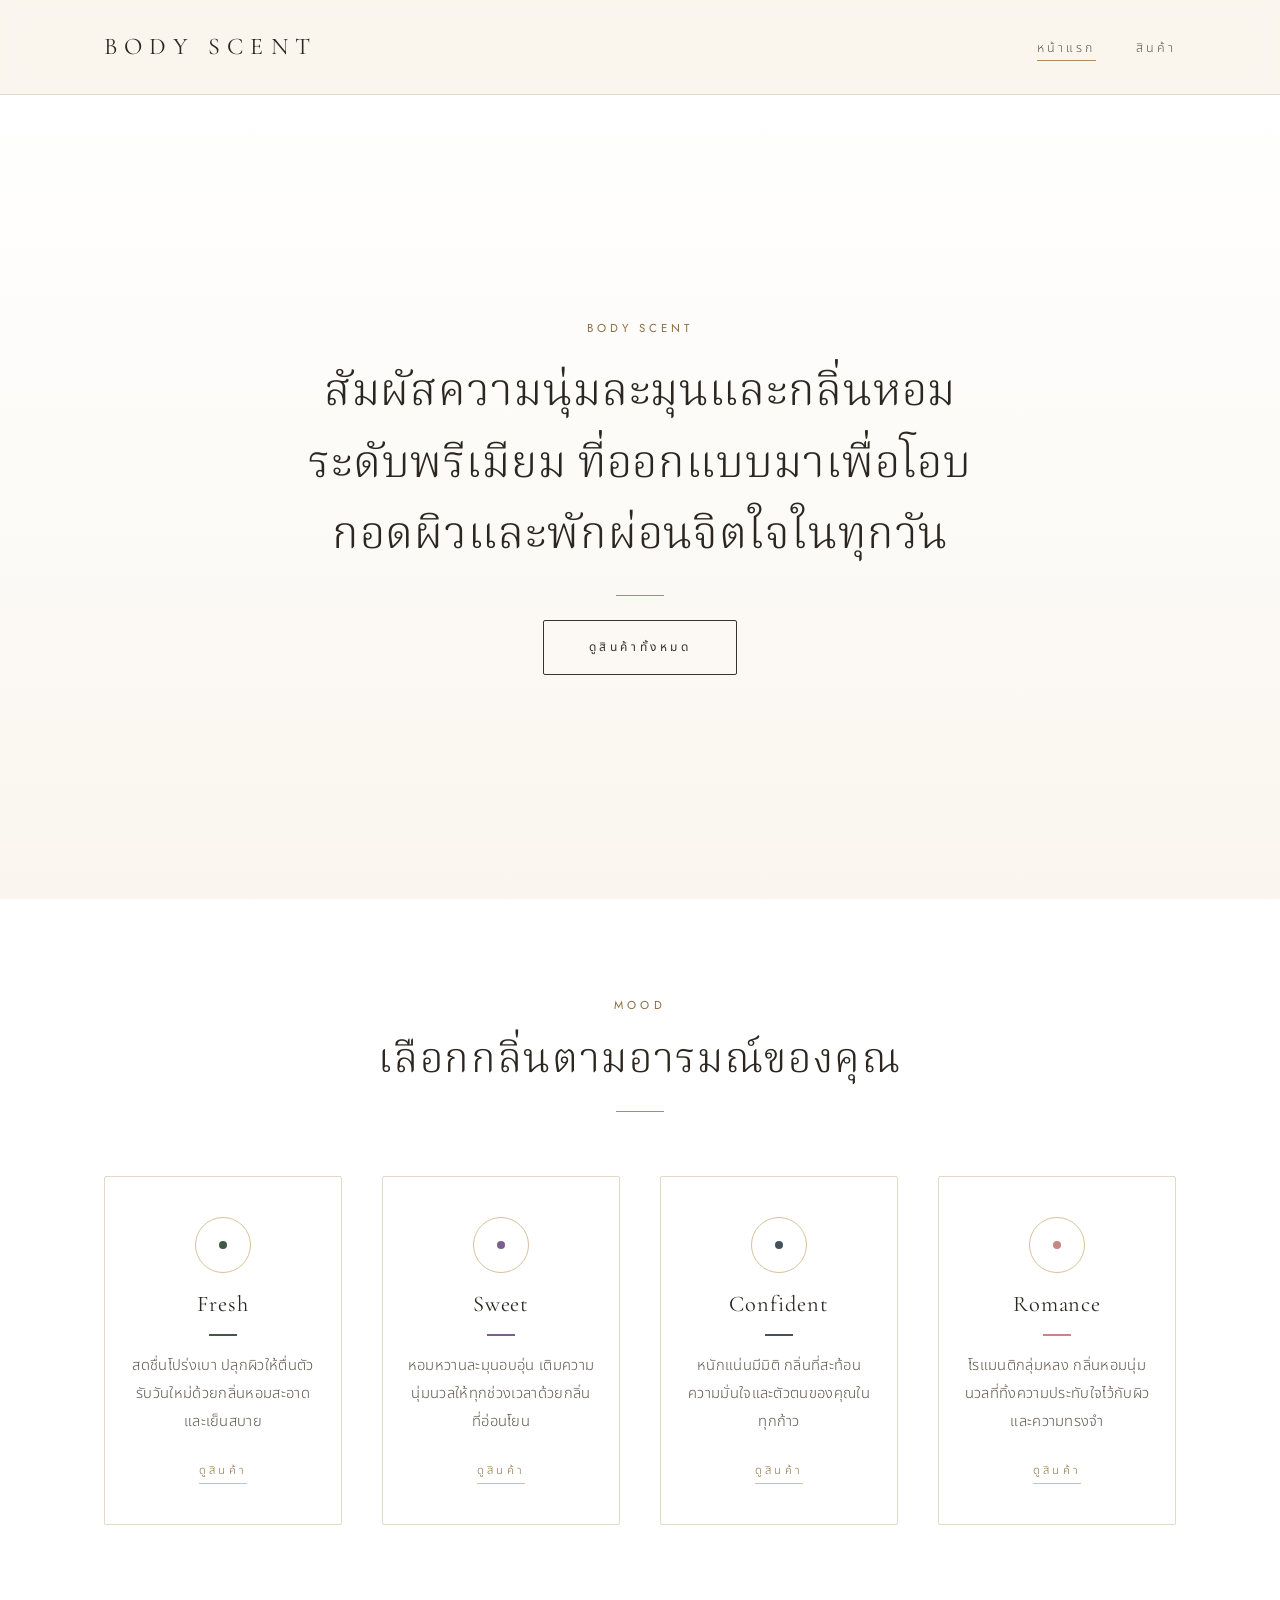
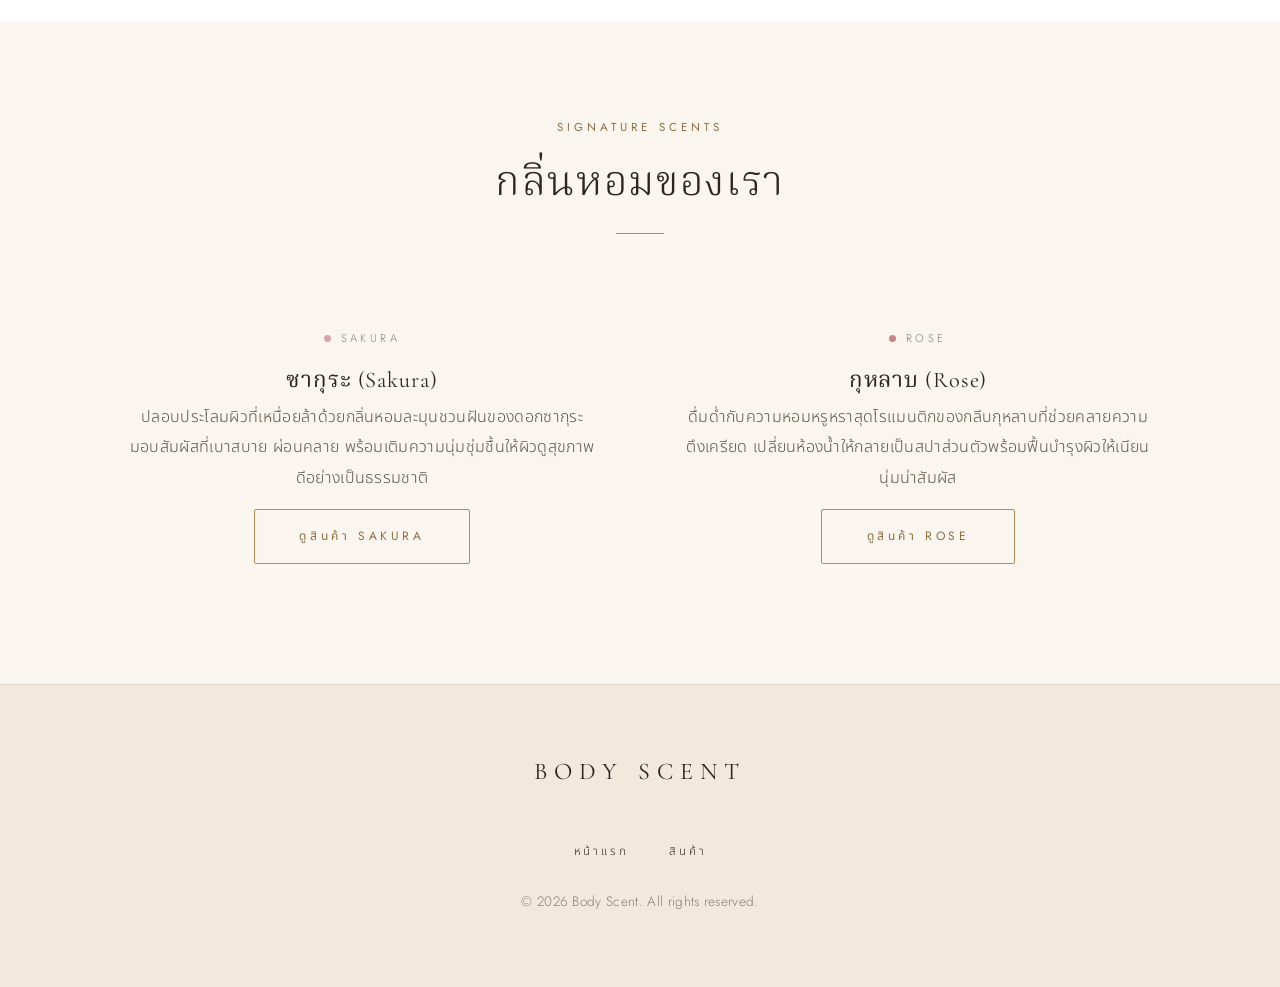
<file: landing page/index.html>
<!DOCTYPE html>
<html lang="th">
<head>
  <meta charset="UTF-8">
  <meta name="viewport" content="width=device-width, initial-scale=1">
  <title>Body Scent — กลิ่นหอมพรีเมียมเพื่อผิวและใจ</title>
  <meta name="description" content="Body Scent สบู่กลิ่นหอมพรีเมียม นุ่มละมุน โอบกอดผิวและพักผ่อนจิตใจในทุกวัน">

  <link rel="preconnect" href="https://fonts.googleapis.com">
  <link rel="preconnect" href="https://fonts.gstatic.com" crossorigin>
  <link href="https://fonts.googleapis.com/css2?family=Cormorant+Garamond:ital,wght@0,300;0,400;1,300;1,400&family=Jost:wght@300;400&family=Noto+Sans+Thai:wght@300;400&family=Noto+Serif+Thai:wght@300;400&display=swap" rel="stylesheet">
  <link rel="stylesheet" href="style.css">
</head>
<body>

  <header class="site-header">
    <div class="container site-header__inner">
      <a class="logo" href="index.html">Body Scent</a>
      <nav aria-label="เมนูหลัก">
        <ul class="nav">
          <li><a href="index.html" class="is-active">หน้าแรก</a></li>
          <li><a href="product.html">สินค้า</a></li>
        </ul>
      </nav>
    </div>
  </header>

  <main>

    <!-- Hero -->
    <section class="hero hero--full">
      <div class="container">
        <span class="eyebrow">Body Scent</span>
        <h1 class="hero__title hero__title--tagline">
          สัมผัสความนุ่มละมุนและกลิ่นหอมระดับพรีเมียม ที่ออกแบบมาเพื่อโอบกอดผิวและพักผ่อนจิตใจในทุกวัน
        </h1>
        <hr class="divider">
        <a class="btn" href="product.html">ดูสินค้าทั้งหมด</a>
      </div>
    </section>

    <!-- Moods -->
    <section class="section section--white" id="moods">
      <div class="container">
        <div class="section-header">
          <span class="eyebrow">Mood</span>
          <h2>เลือกกลิ่นตามอารมณ์ของคุณ</h2>
          <hr class="divider">
        </div>

        <div class="mood-grid">
          <a class="mood-card mood--fresh" href="product.html?mood=fresh">
            <span class="feature__icon" aria-hidden="true"><span class="mood-dot"></span></span>
            <h3>Fresh</h3>
            <span class="mood-underline"></span>
            <p>สดชื่นโปร่งเบา ปลุกผิวให้ตื่นตัวรับวันใหม่ด้วยกลิ่นหอมสะอาดและเย็นสบาย</p>
            <span class="mood-card__link">ดูสินค้า</span>
          </a>

          <a class="mood-card mood--sweet" href="product.html?mood=sweet">
            <span class="feature__icon" aria-hidden="true"><span class="mood-dot"></span></span>
            <h3>Sweet</h3>
            <span class="mood-underline"></span>
            <p>หอมหวานละมุนอบอุ่น เติมความนุ่มนวลให้ทุกช่วงเวลาด้วยกลิ่นที่อ่อนโยน</p>
            <span class="mood-card__link">ดูสินค้า</span>
          </a>

          <a class="mood-card mood--confident" href="product.html?mood=confident">
            <span class="feature__icon" aria-hidden="true"><span class="mood-dot"></span></span>
            <h3>Confident</h3>
            <span class="mood-underline"></span>
            <p>หนักแน่นมีมิติ กลิ่นที่สะท้อนความมั่นใจและตัวตนของคุณในทุกก้าว</p>
            <span class="mood-card__link">ดูสินค้า</span>
          </a>

          <a class="mood-card mood--romance" href="product.html?mood=romance">
            <span class="feature__icon" aria-hidden="true"><span class="mood-dot"></span></span>
            <h3>Romance</h3>
            <span class="mood-underline"></span>
            <p>โรแมนติกลุ่มหลง กลิ่นหอมนุ่มนวลที่ทิ้งความประทับใจไว้กับผิวและความทรงจำ</p>
            <span class="mood-card__link">ดูสินค้า</span>
          </a>
        </div>
      </div>
    </section>

    <!-- Signature scents -->
    <section class="section section--cream" id="signature">
      <div class="container">
        <div class="section-header">
          <span class="eyebrow">Signature Scents</span>
          <h2>กลิ่นหอมของเรา</h2>
          <hr class="divider">
        </div>

        <div class="feature-grid">
          <article class="feature">
            <span class="mood mood--sakura">Sakura</span>
            <h3>ซากุระ (Sakura)</h3>
            <p>ปลอบประโลมผิวที่เหนื่อยล้าด้วยกลิ่นหอมละมุนชวนฝันของดอกซากุระ มอบสัมผัสที่เบาสบาย ผ่อนคลาย พร้อมเติมความนุ่มชุ่มชื้นให้ผิวดูสุขภาพดีอย่างเป็นธรรมชาติ</p>
            <a class="btn btn--accent" href="product.html?mood=sakura">ดูสินค้า Sakura</a>
          </article>

          <article class="feature">
            <span class="mood mood--rose">Rose</span>
            <h3>กุหลาบ (Rose)</h3>
            <p>ดื่มด่ำกับความหอมหรูหราสุดโรแมนติกของกลีบกุหลาบที่ช่วยคลายความตึงเครียด เปลี่ยนห้องน้ำให้กลายเป็นสปาส่วนตัวพร้อมฟื้นบำรุงผิวให้เนียนนุ่มน่าสัมผัส</p>
            <a class="btn btn--accent" href="product.html?mood=rose">ดูสินค้า Rose</a>
          </article>
        </div>
      </div>
    </section>

  </main>

  <footer class="site-footer">
    <div class="container">
      <a class="logo" href="index.html">Body Scent</a>
      <ul class="footer-nav">
        <li><a href="index.html">หน้าแรก</a></li>
        <li><a href="product.html">สินค้า</a></li>
      </ul>
      <p>&copy; 2026 Body Scent. All rights reserved.</p>
    </div>
  </footer>

  <script src="script.js"></script>
</body>
</html>
</file>
<file: landing page/style.css>
/* ==========================================================================
   Body Scent — Premium Minimal Theme
   ========================================================================== */

/* ---------- Design tokens ---------- */
:root {
  /* Base palette: white / cream / deep beige */
  --color-white: #ffffff;
  --color-cream: #faf6ef;
  --color-cream-deep: #f1e9dc;
  --color-beige: #d9c9b0;
  --color-beige-deep: #a89377;

  /* Text */
  --color-ink: #2b2620;
  --color-ink-soft: #5e554a;
  --color-ink-muted: #8a7f70;

  /* Accent: soft gold / bronze */
  --color-accent: #b08d57;
  --color-accent-deep: #8c6d3f;
  --color-accent-soft: #d8c19a;

  /* Lines */
  --color-line: #e4d9c6;
  --color-line-strong: #3a332b;

  /* Mood dots (used only as small touches) */
  --mood-fresh: #3f5a47;       /* deep green */
  --mood-sweet: #7a5f8f;       /* medium purple */
  --mood-confident: #44525f;   /* dark blue-grey */
  --mood-romance: #c98686;     /* soft red */
  --mood-sakura: #d9a3ad;      /* soft sakura pink (muted) */
  --mood-rose: var(--mood-romance);

  /* Typography */
  --font-serif: "Cormorant Garamond", "Playfair Display", "Noto Serif Thai", Georgia, "Times New Roman", serif;
  --font-sans: "Jost", "Noto Sans Thai", "Helvetica Neue", Arial, sans-serif;

  /* Spacing scale (generous) */
  --space-1: 0.5rem;
  --space-2: 1rem;
  --space-3: 1.5rem;
  --space-4: 2.5rem;
  --space-5: 4rem;
  --space-6: 6rem;
  --space-7: 9rem;

  /* Layout */
  --container: 1120px;
  --radius: 2px;
  --transition: 0.4s cubic-bezier(0.2, 0.6, 0.2, 1);
}

/* ---------- Reset / base ---------- */
*,
*::before,
*::after {
  box-sizing: border-box;
}

html {
  scroll-behavior: smooth;
  -webkit-text-size-adjust: 100%;
}

body {
  margin: 0;
  background-color: var(--color-cream);
  color: var(--color-ink);
  font-family: var(--font-sans);
  font-weight: 300;
  font-size: 1rem;
  line-height: 1.9;
  letter-spacing: 0.02em;
  -webkit-font-smoothing: antialiased;
  -moz-osx-font-smoothing: grayscale;
}

img {
  display: block;
  max-width: 100%;
  height: auto;
}

a {
  color: inherit;
  text-decoration: none;
  transition: color var(--transition);
}

a:hover {
  color: var(--color-accent-deep);
}

::selection {
  background: var(--color-accent-soft);
  color: var(--color-ink);
}

/* ---------- Typography ---------- */
h1,
h2,
h3,
h4 {
  margin: 0 0 var(--space-2);
  font-family: var(--font-serif);
  font-weight: 400;
  line-height: 1.3;
  letter-spacing: 0.04em;
  color: var(--color-ink);
}

h1 {
  font-size: clamp(2.4rem, 5vw, 4rem);
  font-weight: 300;
  letter-spacing: 0.08em;
}

h2 {
  font-size: clamp(1.8rem, 3.5vw, 2.6rem);
  font-weight: 300;
}

h3 {
  font-size: 1.4rem;
}

p {
  margin: 0 0 var(--space-2);
  color: var(--color-ink-soft);
}

.eyebrow {
  display: block;
  margin-bottom: var(--space-2);
  font-family: var(--font-sans);
  font-size: 0.72rem;
  font-weight: 400;
  letter-spacing: 0.35em;
  text-transform: uppercase;
  color: var(--color-accent-deep);
}

.lead {
  font-family: var(--font-serif);
  font-size: 1.25rem;
  font-style: italic;
  line-height: 1.8;
  color: var(--color-ink-soft);
}

/* ---------- Layout ---------- */
.container {
  width: 100%;
  max-width: var(--container);
  margin-inline: auto;
  padding-inline: var(--space-3);
}

.section {
  padding-block: var(--space-6);
}

.section--cream {
  background-color: var(--color-cream);
}

.section--white {
  background-color: var(--color-white);
}

.section--beige {
  background-color: var(--color-cream-deep);
}

.section-header {
  max-width: 640px;
  margin: 0 auto var(--space-5);
  text-align: center;
}

.text-center {
  text-align: center;
}

/* Decorative thin gold divider */
.divider {
  width: 48px;
  height: 1px;
  margin: var(--space-3) auto;
  border: 0;
  background-color: var(--color-accent);
}

/* ---------- Header / Navigation ---------- */
.site-header {
  position: sticky;
  top: 0;
  z-index: 100;
  background-color: rgba(250, 246, 239, 0.94);
  backdrop-filter: blur(8px);
  border-bottom: 1px solid var(--color-line);
}

.site-header__inner {
  display: flex;
  align-items: center;
  justify-content: space-between;
  padding-block: var(--space-3);
}

.logo {
  font-family: var(--font-serif);
  font-size: 1.5rem;
  font-weight: 400;
  letter-spacing: 0.3em;
  text-transform: uppercase;
  color: var(--color-ink);
}

.nav {
  display: flex;
  gap: var(--space-4);
  margin: 0;
  padding: 0;
  list-style: none;
}

.nav a {
  position: relative;
  padding-bottom: 4px;
  font-size: 0.78rem;
  letter-spacing: 0.25em;
  text-transform: uppercase;
  color: var(--color-ink-soft);
}

.nav a::after {
  content: "";
  position: absolute;
  left: 0;
  bottom: 0;
  width: 0;
  height: 1px;
  background-color: var(--color-accent);
  transition: width var(--transition);
}

.nav a:hover::after,
.nav a.is-active::after {
  width: 100%;
}

/* ---------- Hero ---------- */
.hero {
  padding-block: var(--space-7);
  text-align: center;
  background:
    linear-gradient(180deg, var(--color-white) 0%, var(--color-cream) 100%);
}

.hero__title {
  margin-bottom: var(--space-3);
}

.hero__subtitle {
  max-width: 520px;
  margin: 0 auto var(--space-4);
  font-family: var(--font-serif);
  font-size: 1.3rem;
  font-style: italic;
  color: var(--color-ink-soft);
}

/* ---------- Buttons (thin dark outline, no loud colour) ---------- */
.btn {
  display: inline-block;
  padding: 0.95rem 2.8rem;
  border: 1px solid var(--color-line-strong);
  border-radius: var(--radius);
  background-color: transparent;
  color: var(--color-line-strong);
  font-family: var(--font-sans);
  font-size: 0.75rem;
  font-weight: 400;
  letter-spacing: 0.3em;
  text-transform: uppercase;
  cursor: pointer;
  transition:
    background-color var(--transition),
    color var(--transition),
    border-color var(--transition);
}

.btn:hover,
.btn:focus-visible {
  background-color: var(--color-line-strong);
  color: var(--color-cream);
}

.btn--accent {
  border-color: var(--color-accent);
  color: var(--color-accent-deep);
}

.btn--accent:hover,
.btn--accent:focus-visible {
  background-color: var(--color-accent);
  border-color: var(--color-accent);
  color: var(--color-white);
}

.btn--block {
  display: block;
  width: 100%;
  text-align: center;
}

.btn:focus-visible,
a:focus-visible {
  outline: 1px solid var(--color-accent);
  outline-offset: 4px;
}

/* ---------- Product grid & cards ---------- */
.product-grid {
  display: grid;
  /* การ์ดกว้างไม่เกิน 340px และจัดกึ่งกลาง — สินค้าชิ้นเดียวจะไม่ถูกขยายเต็มจอ */
  grid-template-columns: repeat(auto-fit, minmax(280px, 340px));
  justify-content: center;
  gap: var(--space-5) var(--space-4);
}

/* ข้อความสถานะ (เช่น "ยังไม่มีสินค้าในหมวดนี้") ให้กินเต็มแถว */
.product-grid > p {
  grid-column: 1 / -1;
}

.product-card {
  display: flex;
  flex-direction: column;
  background-color: var(--color-white);
  border: 1px solid var(--color-line);
  border-radius: var(--radius);
  transition:
    border-color var(--transition),
    transform var(--transition);
}

.product-card:hover {
  border-color: var(--color-accent-soft);
  transform: translateY(-4px);
}

.product-card__media {
  overflow: hidden;
  aspect-ratio: 4 / 5;
  background-color: var(--color-cream-deep);
}

.product-card__media img {
  width: 100%;
  height: 100%;
  object-fit: cover;
  transition: transform 1s cubic-bezier(0.2, 0.6, 0.2, 1);
}

.product-card:hover .product-card__media img {
  transform: scale(1.04);
}

.product-card__body {
  display: flex;
  flex: 1;
  flex-direction: column;
  padding: var(--space-4) var(--space-3) var(--space-3);
  text-align: center;
}

.product-card__title {
  margin-bottom: var(--space-1);
  font-size: 1.5rem;
}

/* Mood: just a small dot + label under the title — never a card background */
.mood {
  display: inline-flex;
  align-items: center;
  justify-content: center;
  gap: 0.6rem;
  margin-bottom: var(--space-2);
  font-size: 0.7rem;
  letter-spacing: 0.3em;
  text-transform: uppercase;
  color: var(--color-ink-muted);
}

.mood::before {
  content: "";
  width: 7px;
  height: 7px;
  border-radius: 50%;
  background-color: var(--mood-color, var(--color-accent));
}

.mood--sakura    { --mood-color: var(--mood-sakura); }
.mood--rose      { --mood-color: var(--mood-rose); }
.mood--fresh     { --mood-color: var(--mood-fresh); }
.mood--sweet     { --mood-color: var(--mood-sweet); }
.mood--confident { --mood-color: var(--mood-confident); }
.mood--romance   { --mood-color: var(--mood-romance); }

/* Optional: thin mood underline beneath a heading */
.mood-underline {
  display: block;
  width: 28px;
  height: 2px;
  margin: var(--space-2) auto 0;
  background-color: var(--mood-color, var(--color-accent));
}

.product-card__meta {
  margin-bottom: var(--space-2);
  font-size: 0.8rem;
  letter-spacing: 0.15em;
  text-transform: uppercase;
  color: var(--color-ink-muted);
}

.product-card__desc {
  flex: 1;
  margin-bottom: var(--space-3);
  font-size: 0.95rem;
}

.product-card__price {
  margin-bottom: var(--space-3);
  font-family: var(--font-serif);
  font-size: 1.6rem;
  font-weight: 400;
  color: var(--color-accent-deep);
}

.product-card__price small {
  margin-left: 0.25rem;
  font-family: var(--font-sans);
  font-size: 0.75rem;
  letter-spacing: 0.1em;
  color: var(--color-ink-muted);
}

/* ---------- Feature / info blocks ---------- */
.feature-grid {
  display: grid;
  grid-template-columns: repeat(auto-fit, minmax(240px, 1fr));
  gap: var(--space-5) var(--space-4);
}

.feature {
  padding: var(--space-3);
  text-align: center;
}

.feature__icon {
  display: inline-flex;
  align-items: center;
  justify-content: center;
  width: 56px;
  height: 56px;
  margin-bottom: var(--space-3);
  border: 1px solid var(--color-accent-soft);
  border-radius: 50%;
  color: var(--color-accent-deep);
}

.feature h3 {
  margin-bottom: var(--space-1);
}

/* Split layout (image + text) */
.split {
  display: grid;
  grid-template-columns: 1fr 1fr;
  gap: var(--space-5);
  align-items: center;
}

/* ---------- Forms ---------- */
.form-field {
  margin-bottom: var(--space-3);
}

label {
  display: block;
  margin-bottom: 0.5rem;
  font-size: 0.72rem;
  letter-spacing: 0.25em;
  text-transform: uppercase;
  color: var(--color-ink-muted);
}

input,
textarea,
select {
  width: 100%;
  padding: 0.85rem 0;
  border: 0;
  border-bottom: 1px solid var(--color-beige);
  border-radius: 0;
  background: transparent;
  color: var(--color-ink);
  font-family: var(--font-sans);
  font-size: 1rem;
  font-weight: 300;
  transition: border-color var(--transition);
}

input:focus,
textarea:focus,
select:focus {
  outline: none;
  border-bottom-color: var(--color-accent);
}

/* ---------- Footer ---------- */
.site-footer {
  padding-block: var(--space-5);
  border-top: 1px solid var(--color-line);
  background-color: var(--color-cream-deep);
  text-align: center;
}

.site-footer .logo {
  display: inline-block;
  margin-bottom: var(--space-2);
}

.site-footer p {
  margin-bottom: var(--space-1);
  font-size: 0.85rem;
  color: var(--color-ink-muted);
}

.footer-nav {
  display: flex;
  justify-content: center;
  flex-wrap: wrap;
  gap: var(--space-3) var(--space-4);
  margin: var(--space-3) 0;
  padding: 0;
  list-style: none;
}

.footer-nav a {
  font-size: 0.72rem;
  letter-spacing: 0.25em;
  text-transform: uppercase;
}

/* ---------- Utilities ---------- */
.mt-0 { margin-top: 0; }
.mb-0 { margin-bottom: 0; }
.mt-4 { margin-top: var(--space-4); }
.mb-4 { margin-bottom: var(--space-4); }
.visually-hidden {
  position: absolute;
  width: 1px;
  height: 1px;
  margin: -1px;
  padding: 0;
  overflow: hidden;
  clip: rect(0 0 0 0);
  border: 0;
  white-space: nowrap;
}

/* ==========================================================================
   Responsive
   ========================================================================== */

/* Tablet */
@media (max-width: 900px) {
  .section {
    padding-block: var(--space-5);
  }

  .hero {
    padding-block: var(--space-6);
  }

  .split {
    grid-template-columns: 1fr;
    gap: var(--space-4);
  }

  .nav {
    gap: var(--space-3);
  }
}

/* Mobile */
@media (max-width: 600px) {
  body {
    font-size: 0.95rem;
    line-height: 1.8;
  }

  .container {
    padding-inline: var(--space-2);
  }

  .section {
    padding-block: var(--space-5);
  }

  .section-header {
    margin-bottom: var(--space-4);
  }

  .hero {
    padding-block: var(--space-5);
  }

  .site-header__inner {
    flex-direction: column;
    gap: var(--space-2);
    padding-block: var(--space-2);
  }

  .logo {
    font-size: 1.25rem;
  }

  .nav {
    gap: var(--space-2) var(--space-3);
    flex-wrap: wrap;
    justify-content: center;
  }

  .nav a {
    font-size: 0.7rem;
    letter-spacing: 0.2em;
  }

  .product-grid {
    grid-template-columns: 1fr;
    gap: var(--space-4);
  }

  .product-card__body {
    padding: var(--space-3) var(--space-2) var(--space-2);
  }

  .btn {
    width: 100%;
    padding: 1rem 1.5rem;
    text-align: center;
  }
}

/* ==========================================================================
   Page additions — index.html / product.html
   ========================================================================== */

/* ---------- Full-screen hero ---------- */
.hero--full {
  display: flex;
  align-items: center;
  justify-content: center;
  min-height: calc(100vh - 6rem);
  min-height: calc(100svh - 6rem);
}

.hero__title--tagline {
  max-width: 820px;
  margin-inline: auto;
  font-size: clamp(1.7rem, 3.6vw, 2.8rem);
  line-height: 1.6;
  letter-spacing: 0.02em;
  text-wrap: balance;
}

/* ---------- Mood cards (thin border, colour only as a small dot + underline) ---------- */
.mood-grid {
  display: grid;
  grid-template-columns: repeat(auto-fit, minmax(230px, 1fr));
  gap: var(--space-4);
}

.mood-card {
  display: flex;
  flex-direction: column;
  align-items: center;
  padding: var(--space-4) var(--space-3);
  border: 1px solid var(--color-line);
  border-radius: var(--radius);
  background-color: var(--color-white);
  color: var(--color-ink);
  text-align: center;
  transition:
    border-color var(--transition),
    transform var(--transition);
}

.mood-card:hover,
.mood-card:focus-visible {
  border-color: var(--color-accent-soft);
  color: var(--color-ink);
  transform: translateY(-4px);
}

.mood-card .feature__icon {
  margin-bottom: var(--space-2);
}

.mood-card h3 {
  margin-bottom: 0;
}

.mood-card p {
  flex: 1;
  margin: var(--space-2) 0 var(--space-3);
  font-size: 0.92rem;
}

.mood-card__link {
  padding-bottom: 2px;
  border-bottom: 1px solid var(--color-accent-soft);
  font-size: 0.7rem;
  letter-spacing: 0.3em;
  text-transform: uppercase;
  color: var(--color-accent-deep);
}

.mood-dot {
  display: block;
  width: 8px;
  height: 8px;
  border-radius: 50%;
  background-color: var(--mood-color, var(--color-accent));
}

/* ---------- Filter bar (ปุ่มถูกสร้างโดย script.js) ---------- */
.filter-bar {
  display: flex;
  flex-wrap: wrap;
  justify-content: center;
  gap: var(--space-2);
  margin-bottom: var(--space-5);
}

.filter-btn {
  padding: 0.7rem 1.8rem;
}

.filter-btn.is-active {
  background-color: var(--color-cream-deep);
}

.filter-btn.is-active:hover,
.filter-btn.is-active:focus-visible {
  background-color: var(--color-accent);
}

@media (max-width: 600px) {
  .hero--full {
    min-height: calc(100vh - 7.5rem);
    min-height: calc(100svh - 7.5rem);
  }

  /* .btn บนมือถือกว้างเต็มแถว — ปุ่มกรองให้เรียงต่อกันแบบห่อบรรทัด */
  .filter-btn {
    width: auto;
    padding: 0.65rem 1.2rem;
  }
}

/* Respect reduced-motion preference */
@media (prefers-reduced-motion: reduce) {
  html {
    scroll-behavior: auto;
  }

  *,
  *::before,
  *::after {
    transition-duration: 0.01ms !important;
    animation-duration: 0.01ms !important;
  }
}
</file>
